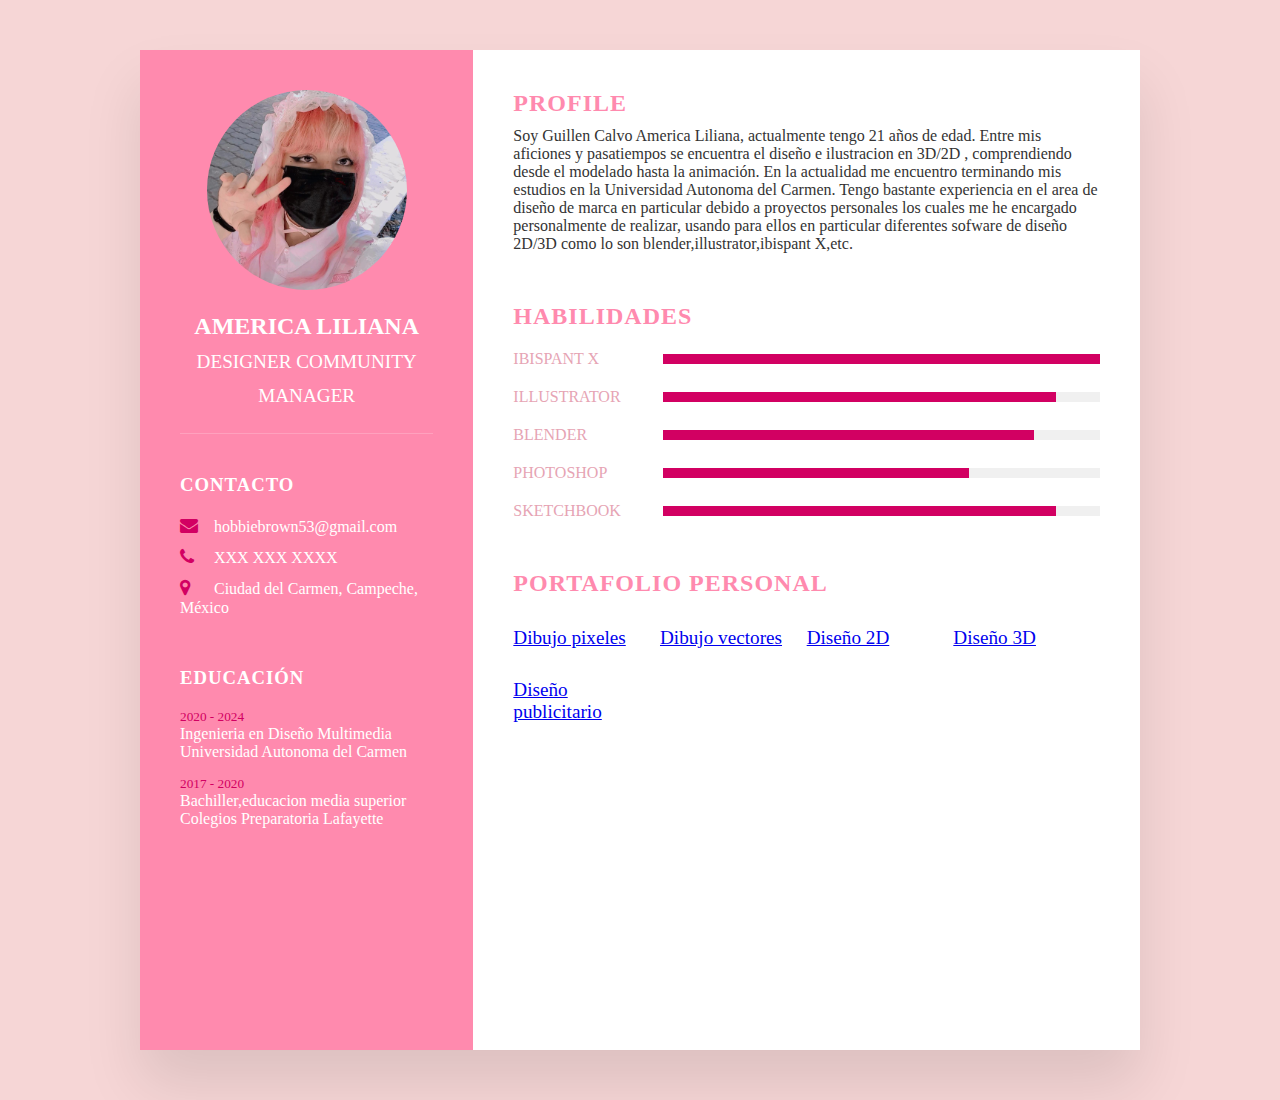
<file: index.html>
<!DOCTYPE html>
<html lang="en">
<head>
    <meta charset="UTF-8">
    <meta name="viewport" content="width=device-width, initial-scale=1.0">
    <title>Curriculum Vitae</title>
    <link rel="stylesheet" href="https://cdnjs.cloudflare.com/ajax/libs/font-awesome/4.7.0/css/font-awesome.css" integrity="sha512-5A8nwdMOWrSz20fDsjczgUidUBR8liPYU+WymTZP1lmY9G6Oc7HlZv156XqnsgNUzTyMefFTcsFH/tnJE/+xBg==" crossorigin="anonymous" referrerpolicy="no-referrer" />
    <link rel="stylesheet" type="text/css" href="style.css">
</head>
<body>
    <div class="container">
    <div class="left_Side">
        <div class="profileText">
            <div class="imgBx">
                <img src="foto_perfil/america_perfil.jpeg">
            </div>
            <h2>America Liliana<br><span>Designer Community manager</span></h2>
        </div>
        <div class="contactInfo">
            <h3 class="title">Contacto</h3>
            <ul>
                <li>
                    <span class="icon"><i class="fa fa-envelope" aria-hidden="true"></i></span>
                    <span class="text">hobbiebrown53@gmail.com</span>
                </li>
                <li>
                    <span class="icon"><i class="fa fa-phone" aria-hidden="true"></i></span>
                    <span class="text">XXX XXX XXXX</span>
                </li>
                <li>
                    <span class="icon"><i class="fa fa-map-marker" aria-hidden="true"></i></span>
                    <span class="text">Ciudad del Carmen, Campeche, México</span>
                </li>
            </ul>
        </div>



        <div class="contactInfo education">
            <h3 class="title">Educación</h3>
            <ul>
                <li>
                    <h5>2020 - 2024</h5>
                    <h4>Ingenieria en Diseño Multimedia</h4>
                    <h4>Universidad Autonoma del Carmen</h4>
                </li>
                <li>
                    <h5>2017 - 2020</h5>
                    <h4>Bachiller,educacion media superior</h4>
                    <h4>Colegios Preparatoria Lafayette</h4>
                </li>
            </ul>
        </div>
    </div>

    <div class="right_Side">
        <div class="about">
            <h2 class="title2">Profile</h2>
            <p>Soy Guillen Calvo America Liliana, actualmente tengo 21 años de edad.
                Entre mis aficiones y pasatiempos se encuentra el diseño e ilustracion
                en 3D/2D , comprendiendo desde el modelado hasta la animación.
                En la actualidad me encuentro terminando mis estudios en la Universidad Autonoma del Carmen.
                Tengo bastante experiencia en el area de diseño de marca en particular debido a proyectos personales los cuales
                me he encargado personalmente de realizar, usando para ellos en particular diferentes sofware de diseño 2D/3D
                como lo son blender,illustrator,ibispant X,etc.</p>
        </div>
        <div class="about skills">
            <h2 class="title2">Habilidades</h2>
            <div class="box">
                <h4>ibispant X</h4>
                <div class="percent">
                    <div style="width: 100%;"></div>
                </div>
        </div>
        <div class="box">
            <h4>Illustrator</h4>
            <div class="percent"><div style="width: 90%;"></div>
        </div>
         </div>
        <div class="box">
            <h4>Blender</h4>
            <div class="percent"><div style="width: 85%;"></div>
        </div>
        </div>
        <div class="box">
            <h4>Photoshop</h4>
            <div class="percent"><div style="width: 70%;"></div>
        </div>
        </div>
        <div class="box">
            <h4>sketchbook</h4>
            <div class="percent"><div style="width: 90%;"></div>
        </div>
        </div>
        </div>
    <div class="about briefcase">
        <h2 class="title2">Portafolio personal</h2>
        <ul>
            <li><a href="dibujo-pixeles.html"Target="_blank">Dibujo pixeles</a></li>
            <li><a href="dibujo-vectores.html"Target="_blank">Dibujo vectores</a></li>
            <li><a href="diseño-2D.html"Target="_blank">Diseño 2D</a></li>
            <li><a href="diseño-3D.html"Target="_blank">Diseño 3D</a></li>
            <li><a href="diseño-publicitario.html"Target="_blank">Diseño publicitario</a></li>
        </ul>
    </div>
</body>
</html>
</file>
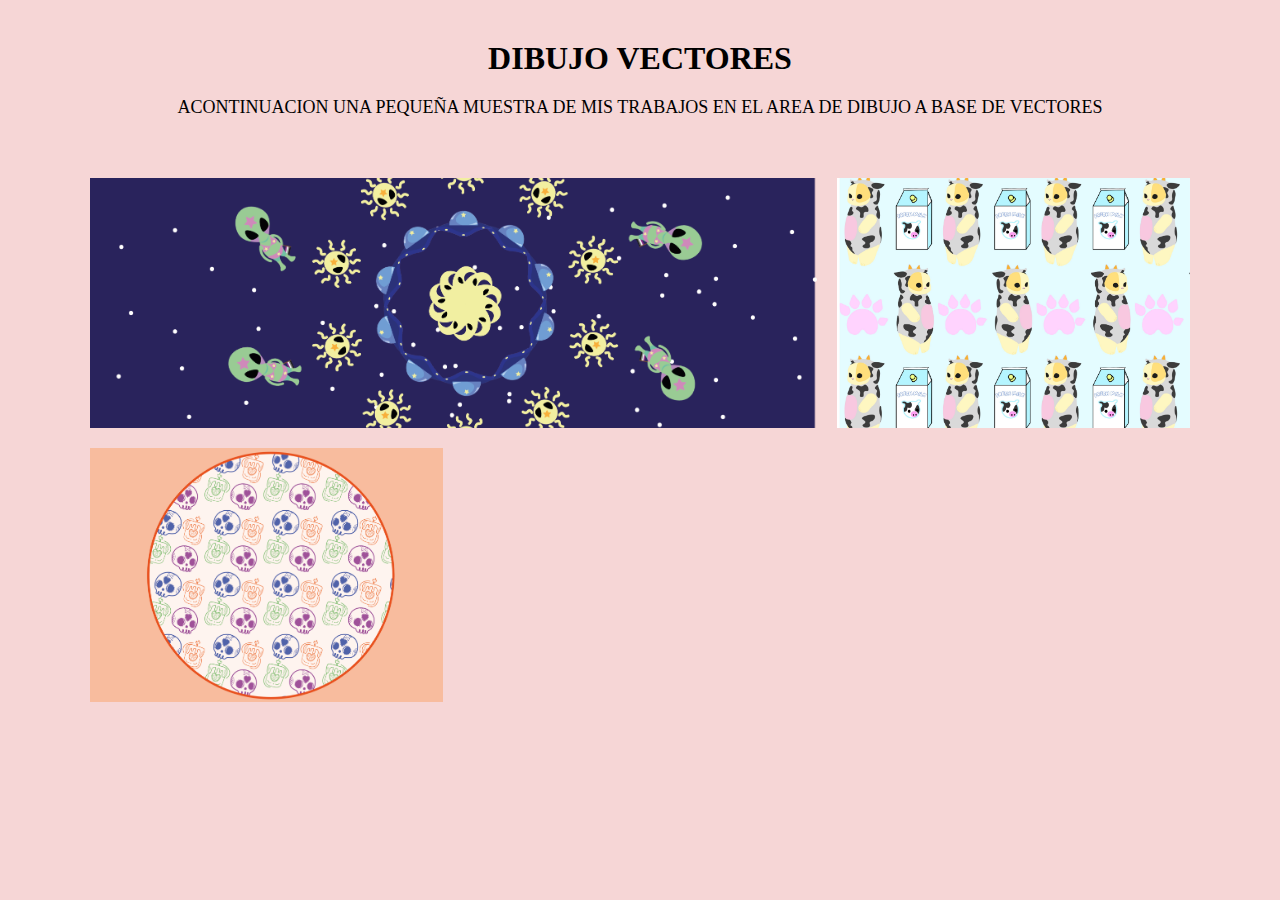
<file: dibujo-vectores.html>
<!DOCTYPE html>
<html lang="es">
<head>
    <meta charset="UTF-8">
    <meta name="viewport" content="width=device-width, initial-scale=1.0">
    <title>Galeria vectores</title>
    <link rel="stylesheet" href="galerias.css">
</head>
<body>
    <h1>Dibujo Vectores</h1>
    <p>Acontinuacion una pequeña muestra de mis trabajos en el area de dibujo a base de vectores
    </p>
    <div class="container-img">
        <div class="box-img">
            <a href="foto_perfil/vector1.png" target="_blank">
                <figure>
                    <img src="foto_perfil/vector1.png" alt="img-galeria">
                </figure>
            </a>
        </div>
        <div class="box-img">
            <a href="foto_perfil/vector2.jpg" target="_blank">
                <figure>
                    <img src="foto_perfil/vector2.jpg" alt="img-galeria">
                </figure>
            </a>
        </div>
        <div class="box-img">
            <a href="foto_perfil/vector3.png" target="_blank">
                <figure>
                    <img src="foto_perfil/vector3.png" alt="img-galeria">
                </figure>
            </a>
        </div>
    </div>
</body>
</html>
</file>
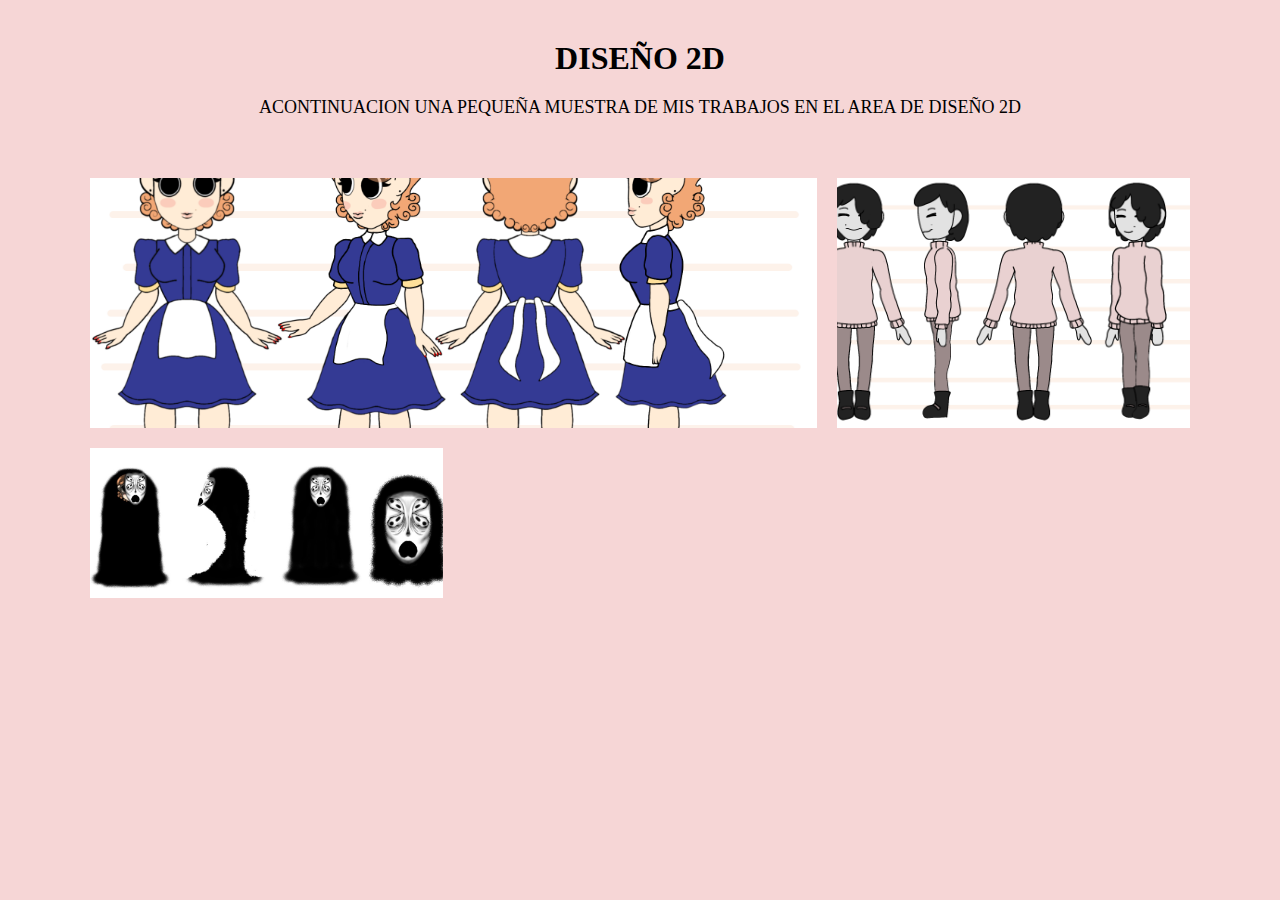
<file: diseño-2D.html>
<!DOCTYPE html>
<html lang="es">
<head>
    <meta charset="UTF-8">
    <meta name="viewport" content="width=device-width, initial-scale=1.0">
    <title>Galeria 2D</title>
    <link rel="stylesheet" href="galerias.css">
</head>
<body>
    <h1>Diseño 2D</h1>
    <p>Acontinuacion una pequeña muestra de mis trabajos en el area de diseño 2D
    </p>
    <div class="container-img">
        <div class="box-img">
            <a href="foto_perfil/2d1.png" target="_blank">
                <figure>
                    <img src="foto_perfil/2d1.png" alt="img-galeria">
                </figure>
            </a>
        </div>
        <div class="box-img">
            <a href="foto_perfil/2d2.png" target="_blank">
                <figure>
                    <img src="foto_perfil/2d2.png" alt="img-galeria">
                </figure>
            </a>
        </div>
        <div class="box-img">
            <a href="foto_perfil/2d3.jpeg" target="_blank">
                <figure>
                    <img src="foto_perfil/2d3.jpeg" alt="img-galeria">
                </figure>
            </a>
        </div>
    </div>
</body>
</html>
</file>
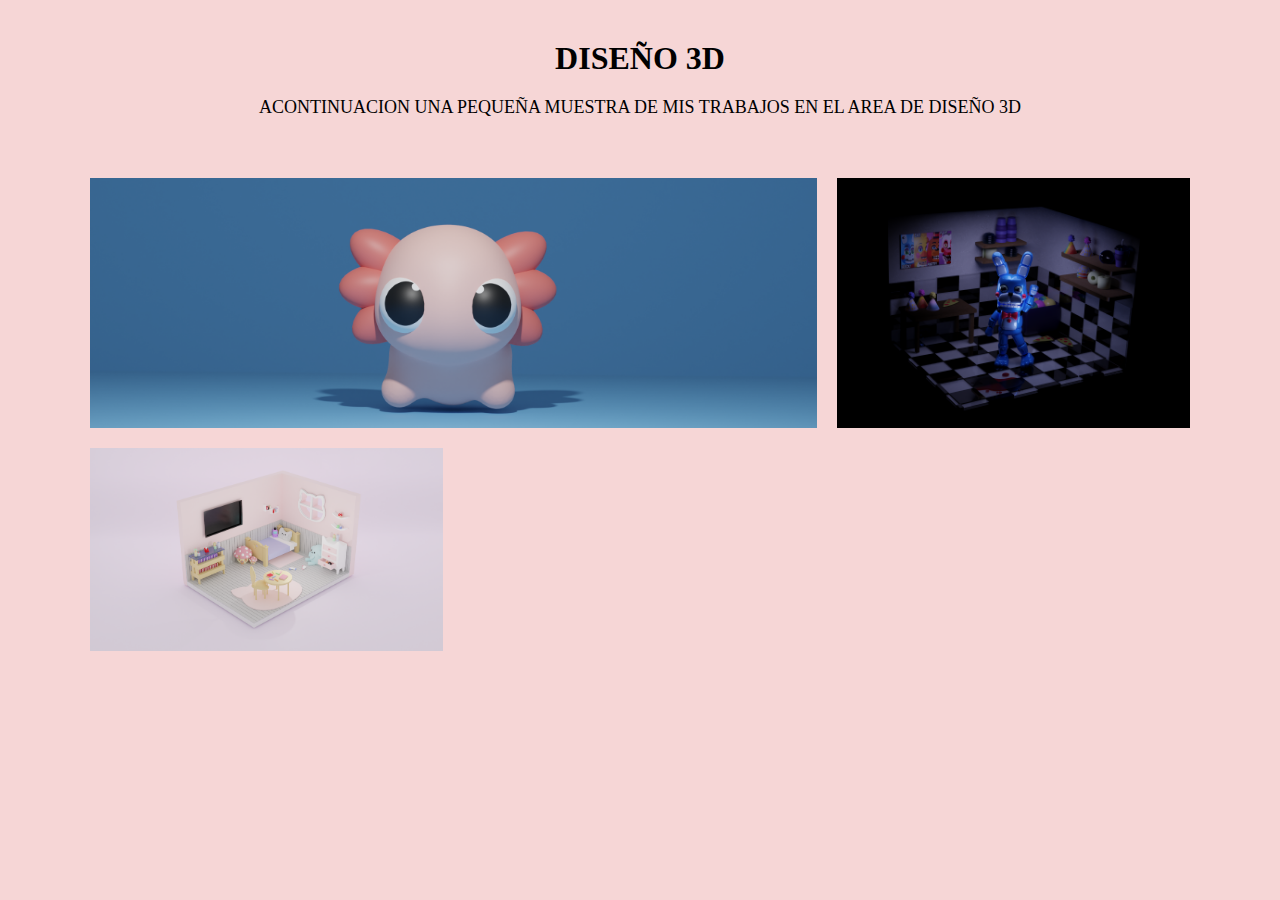
<file: diseño-3D.html>
<!DOCTYPE html>
<html lang="es">
<head>
    <meta charset="UTF-8">
    <meta name="viewport" content="width=device-width, initial-scale=1.0">
    <title>Galeria 3D</title>
    <link rel="stylesheet" href="galerias.css">
</head>
<body>
    <h1>Diseño 3D</h1>
    <p>Acontinuacion una pequeña muestra de mis trabajos en el area de diseño 3D
    </p>
    <div class="container-img">
        <div class="box-img">
            <a href="foto_perfil/3d1.png" target="_blank">
                <figure>
                    <img src="foto_perfil/3d1.png" alt="img-galeria">
                </figure>
            </a>
        </div>
        <div class="box-img">
            <a href="foto_perfil/3d2.png" target="_blank">
                <figure>
                    <img src="foto_perfil/3d2.png" alt="img-galeria">
                </figure>
            </a>
        </div>
        <div class="box-img">
            <a href="foto_perfil/3d3.png" target="_blank">
                <figure>
                    <img src="foto_perfil/3d3.png" alt="img-galeria">
                </figure>
            </a>
        </div>
    </div>
</body>
</html>
</file>
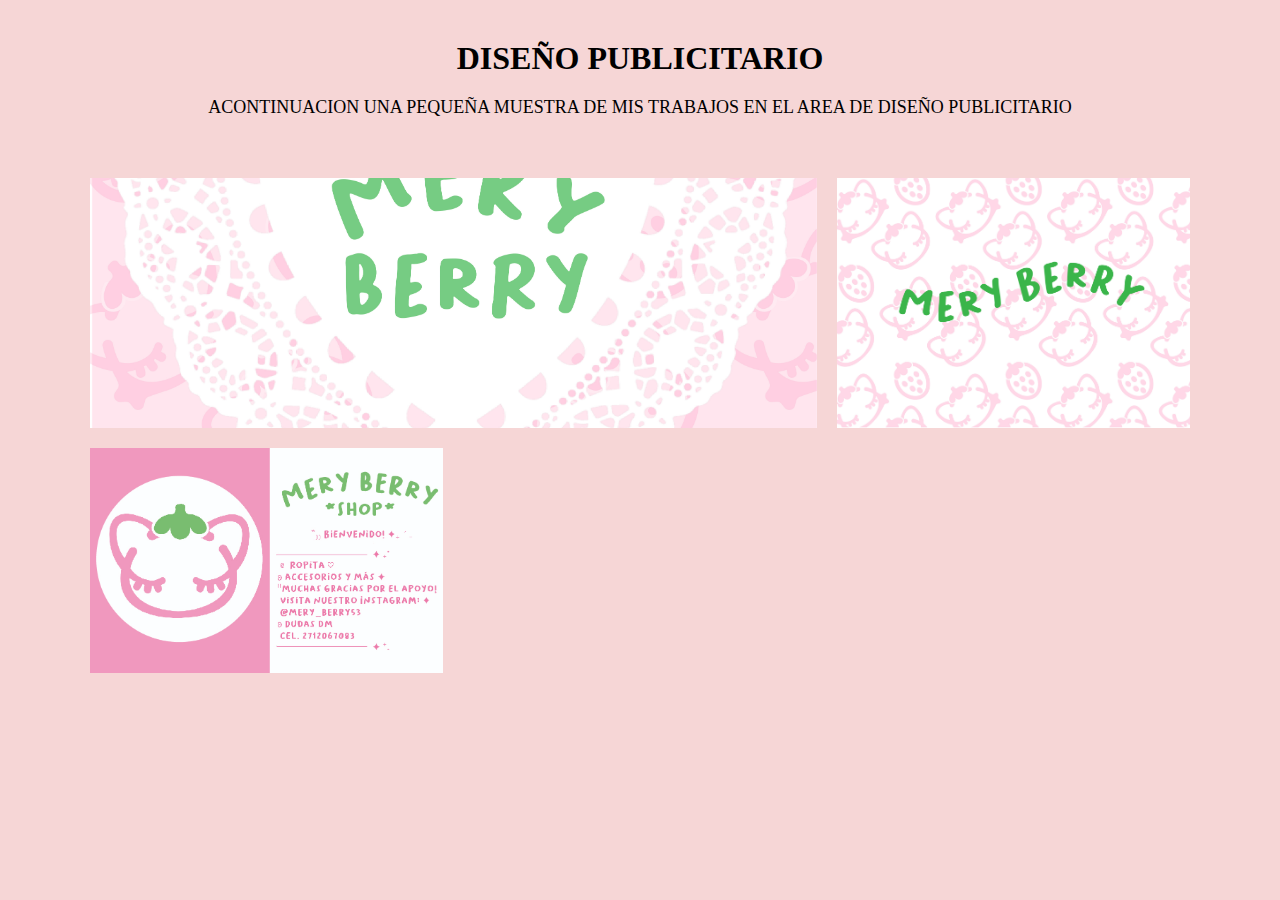
<file: diseño-publicitario.html>
<!DOCTYPE html>
<html lang="es">
<head>
    <meta charset="UTF-8">
    <meta name="viewport" content="width=device-width, initial-scale=1.0">
    <title>Galeria diseño</title>
    <link rel="stylesheet" href="galerias.css">
</head>
<body>
    <h1>Diseño publicitario</h1>
    <p>Acontinuacion una pequeña muestra de mis trabajos en el area de diseño publicitario
    </p>
    <div class="container-img">
        <div class="box-img">
            <a href="foto_perfil/meryberry1.jpg" target="_blank">
                <figure>
                    <img src="foto_perfil/meryberry1.jpg" alt="img-galeria">
                </figure>
            </a>
        </div>
        <div class="box-img">
            <a href="foto_perfil/meryberry2.jpg" target="_blank">
                <figure>
                    <img src="foto_perfil/meryberry2.jpg" alt="img-galeria">
                </figure>
            </a>
        </div>
        <div class="box-img">
            <a href="foto_perfil/meryberry3.jpg" target="_blank">
                <figure>
                    <img src="foto_perfil/meryberry3.jpg" alt="img-galeria">
                </figure>
            </a>
        </div>
    </div>
</body>
</html>
</file>
<file: style.css>
*{
    margin: 0;
    padding: 0;
    box-sizing: border-box;
}
body
{
    background: #F6D6D6;
    display: flex;
    justify-content: center;
    align-items: center;
    min-height: 100vh;
}
.container
{
    position: relative;
    width: 100%;
    max-width: 1000px;
    min-height: 1000px;
    background: #fff;
    margin: 50px;
    display: grid;
    grid-template-columns: 1fr 2fr;
    box-shadow: 0 35px 55px rgba(0,0,0,0.1);
}
.container .left_Side
{
    position: relative;
    background: #FF8AAE;
    padding: 40px;
}
.profileText
{
    position: relative;
    display: flex;
    flex-direction: column;
    align-items: center;
    padding-bottom: 20px;
    border-bottom: 1px solid rgba(255, 255, 255, 0.2);
}
.profileText .imgBx
{
    position: relative;
    width: 200px;
    height: 200px;
    border-radius: 50%;
    overflow: hidden;
}
.profileText .imgBx img
{
    position: absolute;
    top: 0;
    left: 0;
    width: 100%;
    height: 100%;
    object-fit: cover;
}
.profileText h2
{
    color: #fff;
    font-size: 1.5em;
    margin-top: 20px;
    text-transform: uppercase;
    text-align: center;
    font-weight: 600;
    line-height: 1.4em;
}
.profileText h2 span
{
    font-size: 0.8em;
    font-weight: 300;
}
.contactInfo
{
    padding-top: 40px;
}
.title
{
    color: #fff;
    text-transform: uppercase;
    font-weight: 600;
    letter-spacing: 1px;
    margin-bottom: 20px;
}
.contactInfo ul
{
    position: relative;
}
.contactInfo ul li
{
    position: relative;
    list-style: none;
    margin: 10px 0;
    cursor: pointer;
}
.contactInfo ul li .icon
{
    display: inline-block;
    width: 30px;
    font-size: 18px;
    color: #D20062;
}
.contactInfo ul li span
{
    color: #fff;
    font-weight: 300;
}
.contactInfo.education li
{
    margin-bottom: 15px;
}
.contactInfo.education h5
{
    color: #D20062;
    font-weight: 500;
}
.contactInfo.education h4
{
    color: #fff;
    font-weight: 500;
}
.container .right_Side
{
    position: relative;
    background: #fff;
    padding: 40px;
}
.about
{
    margin-bottom: 50px;
}
.about:last-child
{
    margin-bottom: 0;
}
.title2
{
    color: #FF8AAE;
    text-transform: uppercase;
    letter-spacing: 1px;
    margin-bottom: 10px;
}
p
{
    color: #333;
}
.about .box
{
    display: flex;
    flex-direction: row;
    margin: 20px 0;
    min-width: 150px;
}
.about .box .text h4
{
    text-transform: uppercase;
    color: #D20062;
    font-size: 16px;
}
.skills .box
{
    position: relative;
    width: 100%;
    display: grid;
    grid-template-columns: 150px 1fr;
    justify-content: center;
    align-items: center;
}
.skills .box h4
{
    text-transform: uppercase;
    color: #E6A4B4;
    font-weight: 500;
}
.skills .box .percent
{
    position: relative;
    width: 100%;
    height: 10px;
    background: #f0f0f0;
}
.skills .box .percent div
{
    position: absolute;
    top: 0;
    left: 0;
    height: 100%;
    background: #D20062;
}
.briefcase ul
{
    display: grid;
    grid-template-columns: repeat(4,1fr);
}
.briefcase ul li
{
    list-style: none;
    color: #333;
    font-weight: 500;
    font-size: larger;
    margin: 10px 0;
    margin-top: 20px;
    grid-template-columns: max-content;
}
</file>
<file: galerias.css>
*{
    margin: 0;
    padding: 0;
    box-sizing: border-box;
}
h1
{
    text-transform: uppercase;
    text-align: center;
    margin-top: 40px;
}
p
{
    text-transform: uppercase;
    text-align: center;
    margin-top: 20px;
    margin-bottom: 20px;
    font-size: large;
}
body
{
    background: #F6D6D6;
    justify-content: center;
}
.container-img{
    width: 100%;
    max-width: 1100px;
    margin: auto;
    margin-top: 60px;
    margin-bottom: 60px;
    display: grid;
    grid-template-columns: repeat(3, 1fr);
    grid-template-rows: 250px;
    grid-gap: 20px;
}
.container-img .box-img figure{
    width: 100%;
    height: 100%;
}
.container-img .box-img img{
    width: 100%;
    height: 100%;
    object-fit: cover;
}
.container-img .box-img:nth-child(1){
    grid-column-start: span 2;
}
.container-img .box-img:nth-child(4){
    grid-row-start: span 2;
}
.box-videos{
    width: 650px;
    height: 450px;
    align-items: center;
    margin-left: 10px;
    margin-right: 10px;
}
.container-vid{
display: inline;
justify-content: center;
}
@media screen and (max-width:800px){
    .container-img{
        width: 95%;
        grid-template-columns: repeat(2, 1fr);
        grid-gap: 10px;
        grid-template-rows: 200px;
    }
    .container-img .box-img:nth-child(1){
        grid-column-start: span 1;
    }
}
@media screen and (max-width:500px){
    .container-img{
        width: 90%;
        grid-template-columns: repeat(1, 1fr);
    }
    .container-img .box-img img{
        height: 200px;
    }
}
</file>
